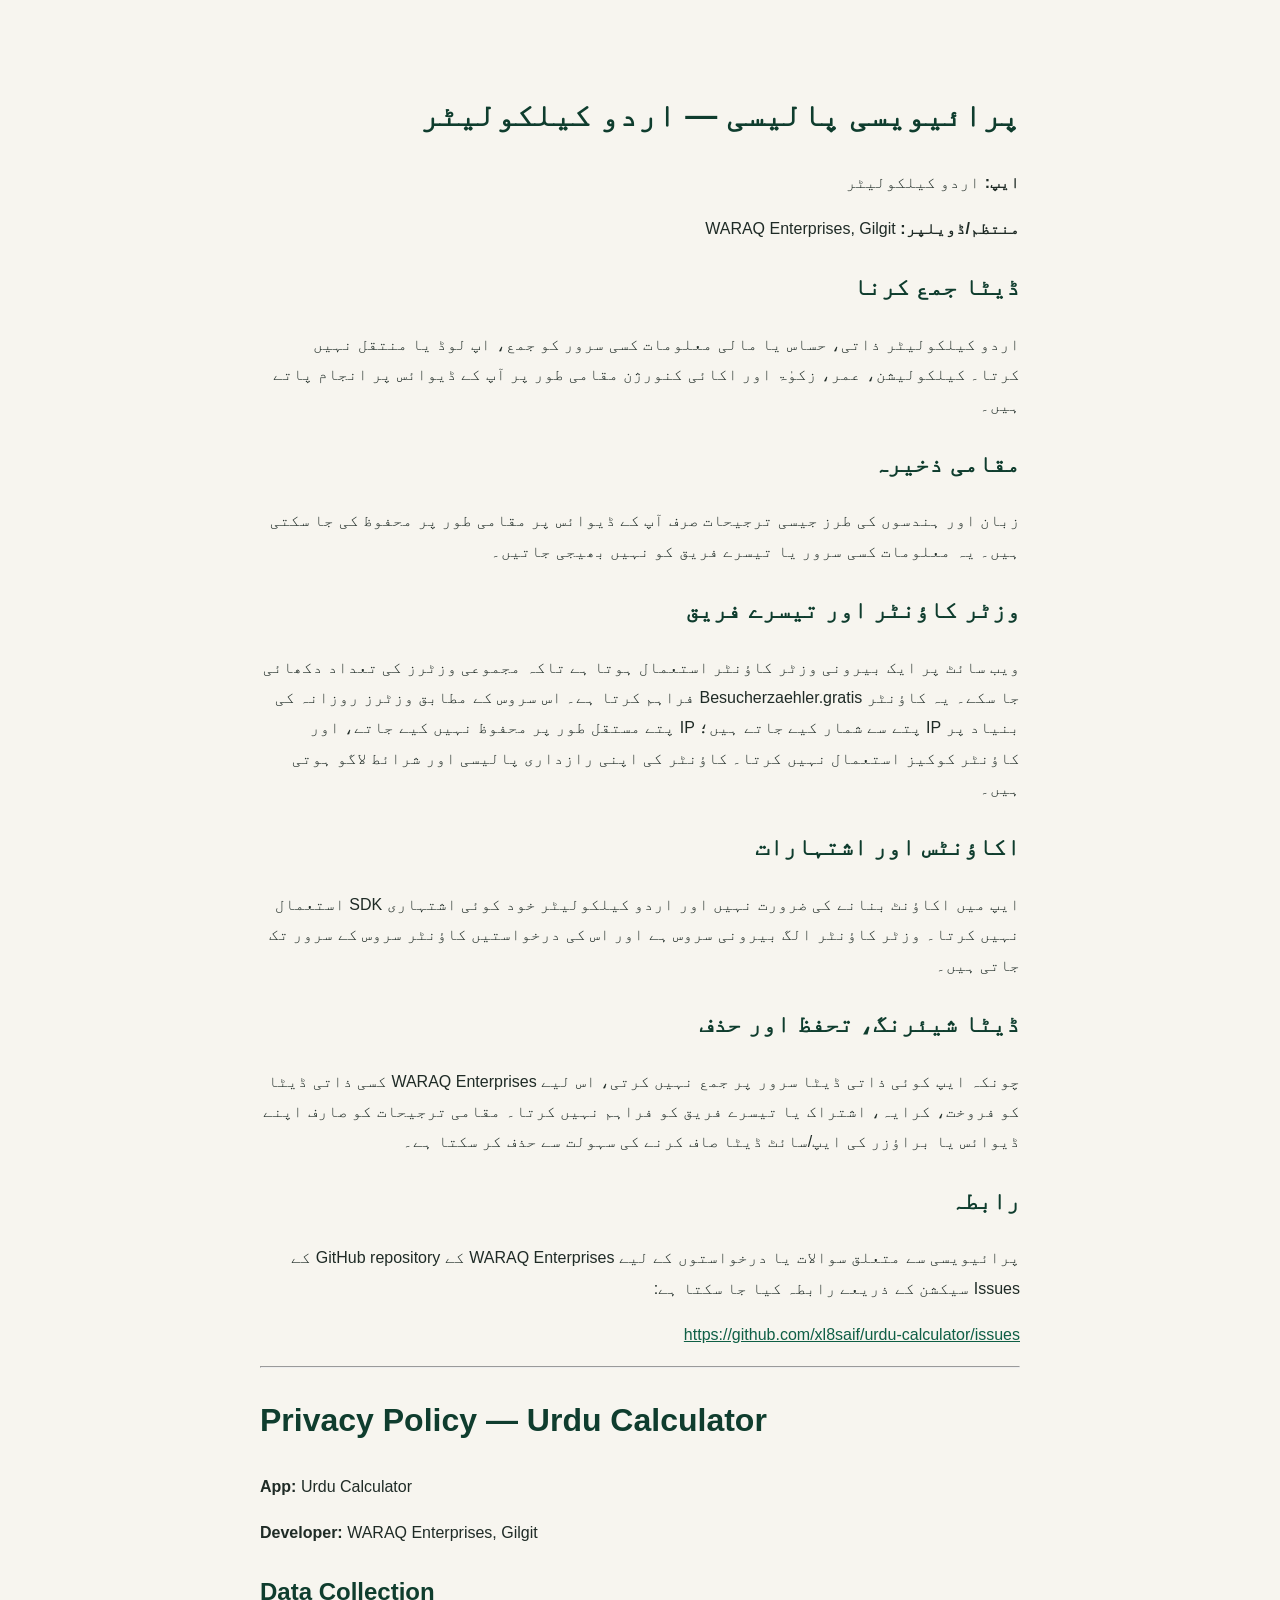
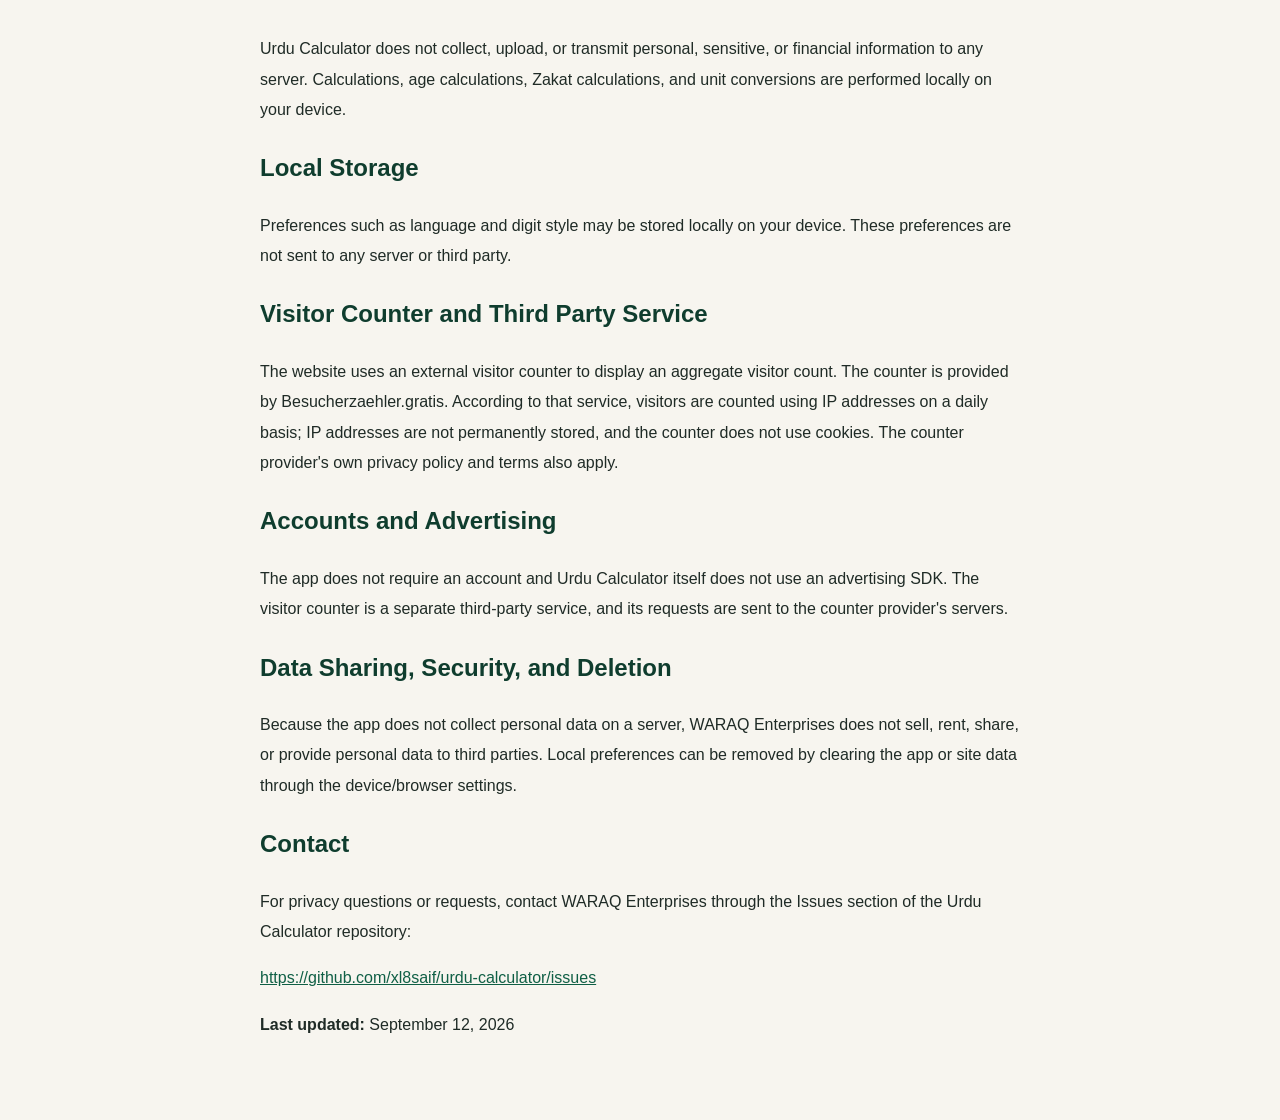
<file: privacy.html>
<!DOCTYPE html>
<html lang="ur" dir="rtl">
<head>
  <meta charset="UTF-8">
  <meta name="viewport" content="width=device-width, initial-scale=1">
  <meta name="description" content="Privacy Policy for Urdu Calculator by WARAQ Enterprises, Gilgit.">
  <title>پرائیویسی پالیسی — اردو کیلکولیٹر | Privacy Policy — Urdu Calculator</title>
  <style>
    body { font-family: "Segoe UI", Tahoma, sans-serif; max-width: 760px; margin: 40px auto; padding: 24px; line-height: 1.9; color: #1f2b26; background: #f7f5ef; }
    h1, h2 { color: #0f3d2e; }
    .en { direction: ltr; text-align: left; }
    a { color: #0f5f45; }
  </style>
</head>
<body>
  <h1>پرائیویسی پالیسی — اردو کیلکولیٹر</h1>
  <p><strong>ایپ:</strong> اردو کیلکولیٹر</p>
  <p><strong>منتظم/ڈویلپر:</strong> WARAQ Enterprises, Gilgit</p>

  <h2>ڈیٹا جمع کرنا</h2>
  <p>اردو کیلکولیٹر ذاتی، حساس یا مالی معلومات کسی سرور کو جمع، اپ لوڈ یا منتقل نہیں کرتا۔ کیلکولیشن، عمر، زکوٰۃ اور اکائی کنورژن مقامی طور پر آپ کے ڈیوائس پر انجام پاتے ہیں۔</p>

  <h2>مقامی ذخیرہ</h2>
  <p>زبان اور ہندسوں کی طرز جیسی ترجیحات صرف آپ کے ڈیوائس پر مقامی طور پر محفوظ کی جا سکتی ہیں۔ یہ معلومات کسی سرور یا تیسرے فریق کو نہیں بھیجی جاتیں۔</p>

  <h2>وزٹر کاؤنٹر اور تیسرے فریق</h2>
  <p>ویب سائٹ پر ایک بیرونی وزٹر کاؤنٹر استعمال ہوتا ہے تاکہ مجموعی وزٹرز کی تعداد دکھائی جا سکے۔ یہ کاؤنٹر Besucherzaehler.gratis فراہم کرتا ہے۔ اس سروس کے مطابق وزٹرز روزانہ کی بنیاد پر IP پتے سے شمار کیے جاتے ہیں؛ IP پتے مستقل طور پر محفوظ نہیں کیے جاتے، اور کاؤنٹر کوکیز استعمال نہیں کرتا۔ کاؤنٹر کی اپنی رازداری پالیسی اور شرائط لاگو ہوتی ہیں۔</p>

  <h2>اکاؤنٹس اور اشتہارات</h2>
  <p>ایپ میں اکاؤنٹ بنانے کی ضرورت نہیں اور اردو کیلکولیٹر خود کوئی اشتہاری SDK استعمال نہیں کرتا۔ وزٹر کاؤنٹر الگ بیرونی سروس ہے اور اس کی درخواستیں کاؤنٹر سروس کے سرور تک جاتی ہیں۔</p>

  <h2>ڈیٹا شیئرنگ، تحفظ اور حذف</h2>
  <p>چونکہ ایپ کوئی ذاتی ڈیٹا سرور پر جمع نہیں کرتی، اس لیے WARAQ Enterprises کسی ذاتی ڈیٹا کو فروخت، کرایہ، اشتراک یا تیسرے فریق کو فراہم نہیں کرتا۔ مقامی ترجیحات کو صارف اپنے ڈیوائس یا براؤزر کی ایپ/سائٹ ڈیٹا صاف کرنے کی سہولت سے حذف کر سکتا ہے۔</p>

  <h2>رابطہ</h2>
  <p>پرائیویسی سے متعلق سوالات یا درخواستوں کے لیے WARAQ Enterprises کے GitHub repository کے Issues سیکشن کے ذریعے رابطہ کیا جا سکتا ہے:</p>
  <p><a href="https://github.com/xl8saif/urdu-calculator/issues">https://github.com/xl8saif/urdu-calculator/issues</a></p>

  <hr>

  <div class="en">
    <h1>Privacy Policy — Urdu Calculator</h1>
    <p><strong>App:</strong> Urdu Calculator</p>
    <p><strong>Developer:</strong> WARAQ Enterprises, Gilgit</p>

    <h2>Data Collection</h2>
    <p>Urdu Calculator does not collect, upload, or transmit personal, sensitive, or financial information to any server. Calculations, age calculations, Zakat calculations, and unit conversions are performed locally on your device.</p>

    <h2>Local Storage</h2>
    <p>Preferences such as language and digit style may be stored locally on your device. These preferences are not sent to any server or third party.</p>

    <h2>Visitor Counter and Third Party Service</h2>
    <p>The website uses an external visitor counter to display an aggregate visitor count. The counter is provided by Besucherzaehler.gratis. According to that service, visitors are counted using IP addresses on a daily basis; IP addresses are not permanently stored, and the counter does not use cookies. The counter provider's own privacy policy and terms also apply.</p>

    <h2>Accounts and Advertising</h2>
    <p>The app does not require an account and Urdu Calculator itself does not use an advertising SDK. The visitor counter is a separate third-party service, and its requests are sent to the counter provider's servers.</p>

    <h2>Data Sharing, Security, and Deletion</h2>
    <p>Because the app does not collect personal data on a server, WARAQ Enterprises does not sell, rent, share, or provide personal data to third parties. Local preferences can be removed by clearing the app or site data through the device/browser settings.</p>

    <h2>Contact</h2>
    <p>For privacy questions or requests, contact WARAQ Enterprises through the Issues section of the Urdu Calculator repository:</p>
    <p><a href="https://github.com/xl8saif/urdu-calculator/issues">https://github.com/xl8saif/urdu-calculator/issues</a></p>

    <p><strong>Last updated:</strong> September 12, 2026</p>
  </div>
</body>
</html>
</file>
